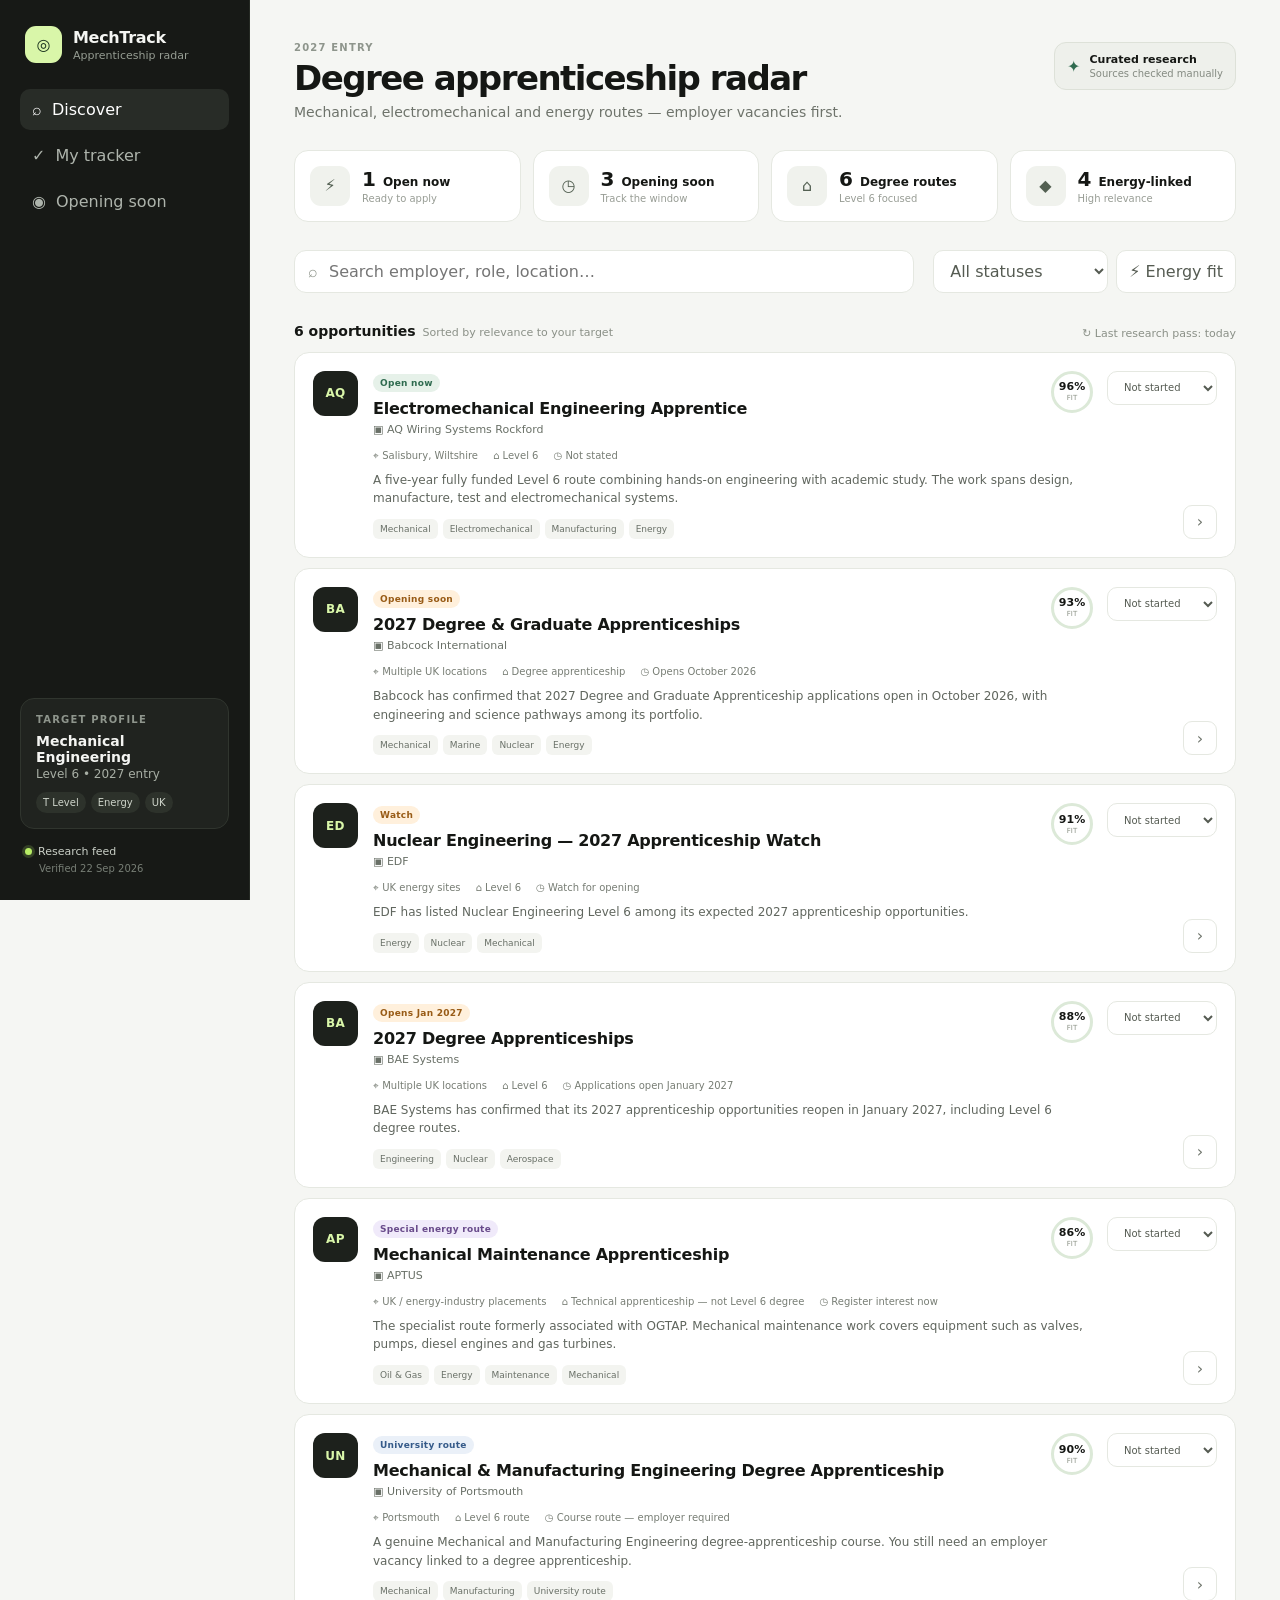
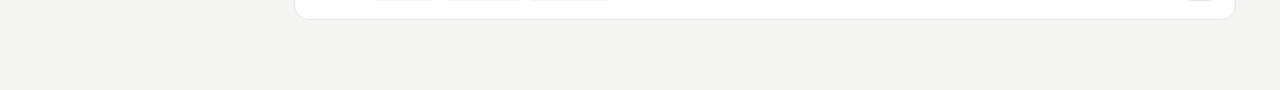
<file: mechtrack/index.html>
<!doctype html>
<html lang="en">
<head>
  <meta charset="utf-8" />
  <meta name="viewport" content="width=device-width, initial-scale=1" />
  <title>MechTrack — Degree Apprenticeship Radar</title>
  <meta name="description" content="Personal UK degree apprenticeship radar for Mechanical Engineering, energy and oil & gas-adjacent routes." />
  <link rel="stylesheet" href="styles.css" />
</head>
<body>
  <div class="app-shell">
    <aside class="sidebar">
      <div class="brand"><div class="brand-mark">◎</div><div><b>MechTrack</b><small>Apprenticeship radar</small></div></div>
      <nav>
        <button class="nav active" data-tab="discover">⌕ <span>Discover</span></button>
        <button class="nav" data-tab="tracker">✓ <span>My tracker</span></button>
        <button class="nav" data-tab="watchlist">◉ <span>Opening soon</span></button>
      </nav>
      <div class="profile-card"><div class="eyebrow">TARGET PROFILE</div><b>Mechanical Engineering</b><p>Level 6 • 2027 entry</p><div class="chips"><span>T Level</span><span>Energy</span><span>UK</span></div></div>
      <div class="feed-meta"><span><i></i> Research feed</span><small>Verified 22 Sep 2026</small></div>
    </aside>

    <main class="content">
      <header class="topbar">
        <div><div class="eyebrow">2027 ENTRY</div><h1 id="page-title">Degree apprenticeship radar</h1><p id="page-sub">Mechanical, electromechanical and energy routes — employer vacancies first.</p></div>
        <div class="curated">✦ <div><b>Curated research</b><small>Sources checked manually</small></div></div>
      </header>

      <section class="stats" id="stats"></section>

      <section class="toolbar">
        <label class="search"><span>⌕</span><input id="search" placeholder="Search employer, role, location…" /></label>
        <div class="filters">
          <select id="status-filter">
            <option value="all">All statuses</option>
            <option value="open">Open now</option>
            <option value="soon">Opening soon</option>
            <option value="watch">Watch</option>
            <option value="route">University route</option>
            <option value="special">Special route</option>
          </select>
          <button id="energy-filter" class="energy-toggle">⚡ Energy fit</button>
        </div>
      </section>

      <section class="section-head"><div><b id="count">0 opportunities</b><span>Sorted by relevance to your target</span></div><small>↻ Last research pass: today</small></section>
      <section class="cards" id="cards"></section>
    </main>
  </div>

  <div class="drawer-backdrop" id="drawer-backdrop" hidden>
    <aside class="drawer" id="drawer"></aside>
  </div>

  <script src="app.js"></script>
</body>
</html>
</file>
<file: mechtrack/styles.css>
:root{--bg:#f5f6f3;--panel:#fff;--ink:#151714;--muted:#6e736b;--line:#e5e8e1;--green:#2f6b4f;--green-soft:#e6f1e9;--orange:#985b16;--orange-soft:#fff0dc;--blue:#355a89;--blue-soft:#eaf0f8;--dark:#171916}*{box-sizing:border-box}html,body{margin:0;background:var(--bg);color:var(--ink);font-family:Inter,ui-sans-serif,system-ui,-apple-system,BlinkMacSystemFont,"Segoe UI",sans-serif}button,input,select{font:inherit}.app-shell{min-height:100vh;display:grid;grid-template-columns:250px minmax(0,1fr)}.sidebar{position:sticky;top:0;height:100vh;background:#171916;color:#f4f5f2;padding:26px 20px;display:flex;flex-direction:column;border-right:1px solid #252923}.brand{display:flex;gap:11px;align-items:center;padding:0 5px 26px}.brand-mark{width:37px;height:37px;border-radius:11px;background:#d9f6a9;color:#1b331f;display:grid;place-items:center;font-weight:900}.brand b{display:block;font-size:16px;letter-spacing:-.02em}.brand small{display:block;color:#969d93;font-size:11px;margin-top:2px}.sidebar nav{display:grid;gap:5px}.nav{border:0;background:transparent;color:#aeb4ac;border-radius:10px;padding:11px 12px;display:flex;align-items:center;gap:10px;text-align:left;cursor:pointer}.nav:hover,.nav.active{background:#282c27;color:white}.profile-card{margin-top:auto;border:1px solid #30352e;background:#20231f;border-radius:14px;padding:15px}.eyebrow{font-size:10px;font-weight:800;letter-spacing:.12em;color:#8e958c}.profile-card b{display:block;font-size:14px;margin:8px 0 2px}.profile-card p{font-size:12px;color:#a8afa5;margin:0 0 11px}.chips{display:flex;gap:5px;flex-wrap:wrap}.chips span{font-size:10px;padding:5px 7px;border-radius:999px;background:#2d322b;color:#ced4ca}.feed-meta{padding:16px 5px 0}.feed-meta>span{font-size:11px;color:#cad0c7;display:flex;align-items:center;gap:6px}.feed-meta i{width:7px;height:7px;border-radius:50%;background:#b8ed65;box-shadow:0 0 0 3px #344126}.feed-meta small{display:block;color:#777e75;font-size:10px;margin:5px 0 0 14px}.content{padding:42px 44px 70px;max-width:1380px;width:100%;margin:0 auto}.topbar{display:flex;justify-content:space-between;align-items:flex-start;gap:20px}.topbar h1{font-size:34px;letter-spacing:-.045em;line-height:1.08;margin:7px 0}.topbar p{margin:0;color:var(--muted);font-size:14px}.curated{display:flex;align-items:center;gap:9px;background:#eef0eb;border:1px solid #dde1d8;border-radius:12px;padding:10px 12px;color:var(--green)}.curated b{display:block;font-size:11px;color:var(--ink)}.curated small{display:block;color:#848a81;font-size:10px;margin-top:2px}.stats{display:grid;grid-template-columns:repeat(4,1fr);gap:12px;margin:30px 0 22px}.stat{background:var(--panel);border:1px solid var(--line);border-radius:14px;padding:15px;display:flex;gap:12px;align-items:center}.stat-icon{width:40px;height:40px;border-radius:11px;background:#f0f2ed;display:grid;place-items:center;color:#536052}.stat strong{font-size:20px;display:inline-block;margin-right:7px}.stat b{font-size:12px}.stat small{display:block;color:#989d95;font-size:10px;margin-top:2px}.toolbar{display:flex;justify-content:space-between;gap:12px;margin-top:28px}.search{flex:1;max-width:620px;background:white;border:1px solid var(--line);border-radius:12px;height:43px;display:flex;align-items:center;gap:9px;padding:0 13px;color:#8d9389}.search input{width:100%;border:0;outline:0;color:var(--ink);background:transparent}.filters{display:flex;gap:8px}.filters select,.energy-toggle,.stage-select{border:1px solid var(--line);background:white;border-radius:10px;padding:0 12px;color:#555b52}.energy-toggle{display:flex;align-items:center;gap:7px;cursor:pointer}.energy-toggle.active{background:#ebf4e9;border-color:#c9dfc6;color:#2f6b4f}.section-head{display:flex;align-items:end;justify-content:space-between;margin:28px 0 12px}.section-head b{font-size:14px;margin-right:7px}.section-head span,.section-head small{color:#8a9087;font-size:11px}.cards{display:grid;gap:10px}.card{display:grid;grid-template-columns:46px 1fr auto;gap:14px;background:#fff;border:1px solid var(--line);border-radius:15px;padding:18px;cursor:pointer;transition:.16s ease}.card:hover{transform:translateY(-1px);border-color:#cfd5c9;box-shadow:0 8px 24px rgba(21,23,20,.045)}.logo{width:45px;height:45px;border-radius:12px;background:#1d211c;color:#d9f6a9;display:grid;place-items:center;font-size:12px;font-weight:800;letter-spacing:.03em}.card-title{display:flex;justify-content:space-between;gap:12px}.card-title h3{font-size:16px;margin:7px 0 5px;letter-spacing:-.015em}.company{color:#697067;font-size:11px}.status{font-size:9px;font-weight:800;padding:4px 7px;border-radius:999px;display:inline-block;letter-spacing:.03em}.status-open{background:var(--green-soft);color:var(--green)}.status-soon,.status-watch{background:var(--orange-soft);color:var(--orange)}.status-route{background:var(--blue-soft);color:var(--blue)}.status-special{background:#f0eafa;color:#694b8b}.fit{width:42px;height:42px;border-radius:50%;border:3px solid #dce9d8;display:flex;flex-direction:column;align-items:center;justify-content:center;flex:none}.fit span{font-size:11px;font-weight:800;line-height:1}.fit small{font-size:7px;color:#899084;text-transform:uppercase;margin-top:2px}.meta{display:flex;gap:15px;flex-wrap:wrap;margin:14px 0 9px}.meta span{color:#777d74;font-size:10px}.summary{font-size:12px;line-height:1.55;color:#60665e;margin:0 0 11px;max-width:860px}.tags{display:flex;gap:5px;flex-wrap:wrap}.tags span{font-size:9px;background:#f3f4f0;color:#697067;border-radius:6px;padding:5px 7px}.card-actions{display:flex;flex-direction:column;align-items:flex-end;justify-content:space-between;gap:12px}.stage-select{height:34px;font-size:10px;min-width:110px}.chev{width:34px;height:34px;border-radius:9px;border:1px solid var(--line);background:white;display:grid;place-items:center;cursor:pointer;color:#6e746b}.empty{padding:55px;text-align:center;border:1px dashed #d6dbd1;border-radius:16px;color:#8d9389}.drawer-backdrop{position:fixed;inset:0;background:rgba(16,18,15,.28);backdrop-filter:blur(3px);z-index:50}.drawer{position:absolute;right:0;top:0;height:100%;width:min(560px,94vw);background:#fbfcf9;padding:31px 34px 90px;overflow:auto;box-shadow:-20px 0 60px rgba(20,24,18,.12)}.close{position:absolute;right:22px;top:22px;width:35px;height:35px;border-radius:10px;border:1px solid var(--line);background:white;display:grid;place-items:center;cursor:pointer}.drawer h2{font-size:25px;line-height:1.15;letter-spacing:-.035em;margin:10px 45px 5px 0}.drawer .employer{margin:0;color:#777d74;font-size:12px}.score-panel{display:grid;grid-template-columns:repeat(3,1fr);margin:24px 0;border:1px solid var(--line);background:white;border-radius:14px;overflow:hidden}.score-panel>div{padding:16px;border-right:1px solid var(--line)}.score-panel>div:last-child{border:0}.score-panel strong{display:block;font-size:14px}.score-panel .big{font-size:20px}.score-panel span{display:block;color:#8a9087;font-size:9px;margin-top:4px}.drawer-section{border-top:1px solid var(--line);padding:21px 0}.drawer-section h4{font-size:11px;text-transform:uppercase;letter-spacing:.08em;margin:0 0 10px;color:#727970}.drawer-section p{font-size:12px;line-height:1.65;color:#565c54;margin:0}.details{display:grid;grid-template-columns:1fr 1fr;gap:17px 20px}.details span{display:block;font-size:9px;color:#91978e;margin-bottom:4px}.details b{font-size:11px;line-height:1.45}.reqs{padding:0;margin:0;list-style:none;display:grid;gap:9px}.reqs li{font-size:11px;line-height:1.45;color:#5b6259}.source{display:flex;justify-content:space-between;align-items:center;font-size:10px;color:#777d74}.source a{color:#2e654a;text-decoration:none;font-weight:700}.drawer-footer{position:fixed;right:0;bottom:0;width:min(560px,94vw);padding:16px 34px;background:rgba(251,252,249,.97);border-top:1px solid var(--line);display:flex;gap:9px}.drawer-footer select{height:42px;min-width:130px}.apply{flex:1;background:#1a1d18;color:white;text-decoration:none;border-radius:11px;display:flex;align-items:center;justify-content:center;gap:8px;font-size:12px;font-weight:700}@media(max-width:1000px){.app-shell{grid-template-columns:82px 1fr}.sidebar{padding:24px 14px}.brand>div:last-child,.profile-card,.feed-meta{display:none}.brand{justify-content:center;padding-left:0}.nav{justify-content:center}.nav span{display:none}.content{padding:34px 26px}.stats{grid-template-columns:1fr 1fr}}@media(max-width:720px){.app-shell{display:block}.sidebar{height:auto;position:static;display:flex;flex-direction:row;align-items:center;padding:12px 14px}.brand{padding:0;margin-right:auto}.brand>div:last-child{display:block}.sidebar nav{display:flex}.content{padding:24px 15px}.topbar{display:block}.curated{margin-top:16px;width:max-content}.topbar h1{font-size:29px}.stats{grid-template-columns:1fr 1fr}.toolbar{display:grid}.filters{overflow:auto}.card{grid-template-columns:40px 1fr}.logo{width:40px;height:40px}.card-actions{grid-column:2;flex-direction:row;align-items:center}.drawer{padding:26px 22px 90px}.details{grid-template-columns:1fr}.drawer-footer{padding-left:22px;padding-right:22px}.section-head small{display:none}}
</file>
